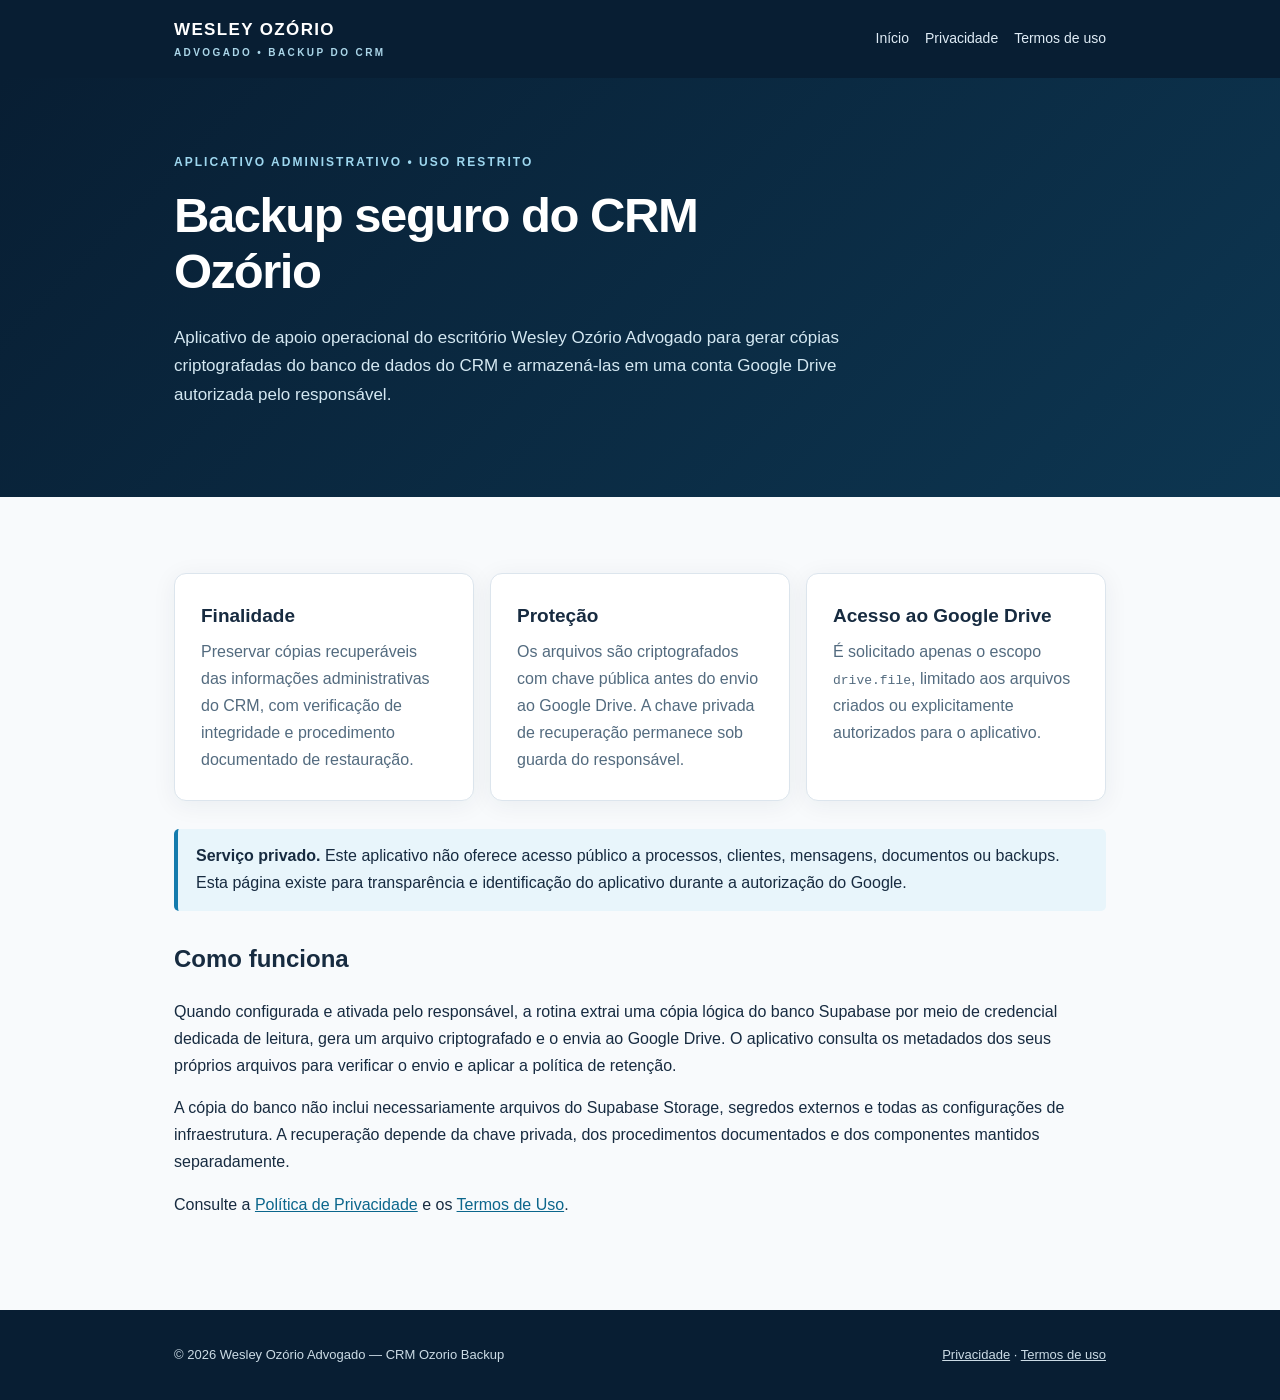
<file: index.html>
<!doctype html><html lang="pt-BR"><head><meta charset="utf-8"><meta name="viewport" content="width=device-width,initial-scale=1"><meta name="robots" content="index,follow"><meta name="description" content="Informações sobre o aplicativo de backup criptografado do CRM Ozório."><title>Apresentação | CRM Ozorio Backup</title><link rel="stylesheet" href="./style.css"></head><body><header><nav><a class="brand" href="./index.html">WESLEY OZÓRIO<small>ADVOGADO • BACKUP DO CRM</small></a><div class="navlinks"><a href="./index.html">Início</a><a href="./privacidade.html">Privacidade</a><a href="./termos.html">Termos de uso</a></div></nav></header><section class="hero"><div class="wrap"><div class="eyebrow">Aplicativo administrativo • uso restrito</div><h1>Backup seguro do CRM Ozório</h1><p>Aplicativo de apoio operacional do escritório Wesley Ozório Advogado para gerar cópias criptografadas do banco de dados do CRM e armazená-las em uma conta Google Drive autorizada pelo responsável.</p></div></section><main class="wrap content"><div class="cards"><section class="card"><h2>Finalidade</h2><p>Preservar cópias recuperáveis das informações administrativas do CRM, com verificação de integridade e procedimento documentado de restauração.</p></section><section class="card"><h2>Proteção</h2><p>Os arquivos são criptografados com chave pública antes do envio ao Google Drive. A chave privada de recuperação permanece sob guarda do responsável.</p></section><section class="card"><h2>Acesso ao Google Drive</h2><p>É solicitado apenas o escopo <code>drive.file</code>, limitado aos arquivos criados ou explicitamente autorizados para o aplicativo.</p></section></div><div class="notice"><strong>Serviço privado.</strong> Este aplicativo não oferece acesso público a processos, clientes, mensagens, documentos ou backups. Esta página existe para transparência e identificação do aplicativo durante a autorização do Google.</div><h2>Como funciona</h2><p>Quando configurada e ativada pelo responsável, a rotina extrai uma cópia lógica do banco Supabase por meio de credencial dedicada de leitura, gera um arquivo criptografado e o envia ao Google Drive. O aplicativo consulta os metadados dos seus próprios arquivos para verificar o envio e aplicar a política de retenção.</p><p>A cópia do banco não inclui necessariamente arquivos do Supabase Storage, segredos externos e todas as configurações de infraestrutura. A recuperação depende da chave privada, dos procedimentos documentados e dos componentes mantidos separadamente.</p><p>Consulte a <a href="./privacidade.html">Política de Privacidade</a> e os <a href="./termos.html">Termos de Uso</a>.</p></main><footer><div class="wrap"><span>© 2026 Wesley Ozório Advogado — CRM Ozorio Backup</span><span><a href="./privacidade.html">Privacidade</a> · <a href="./termos.html">Termos de uso</a></span></div></footer></body></html>
</file>
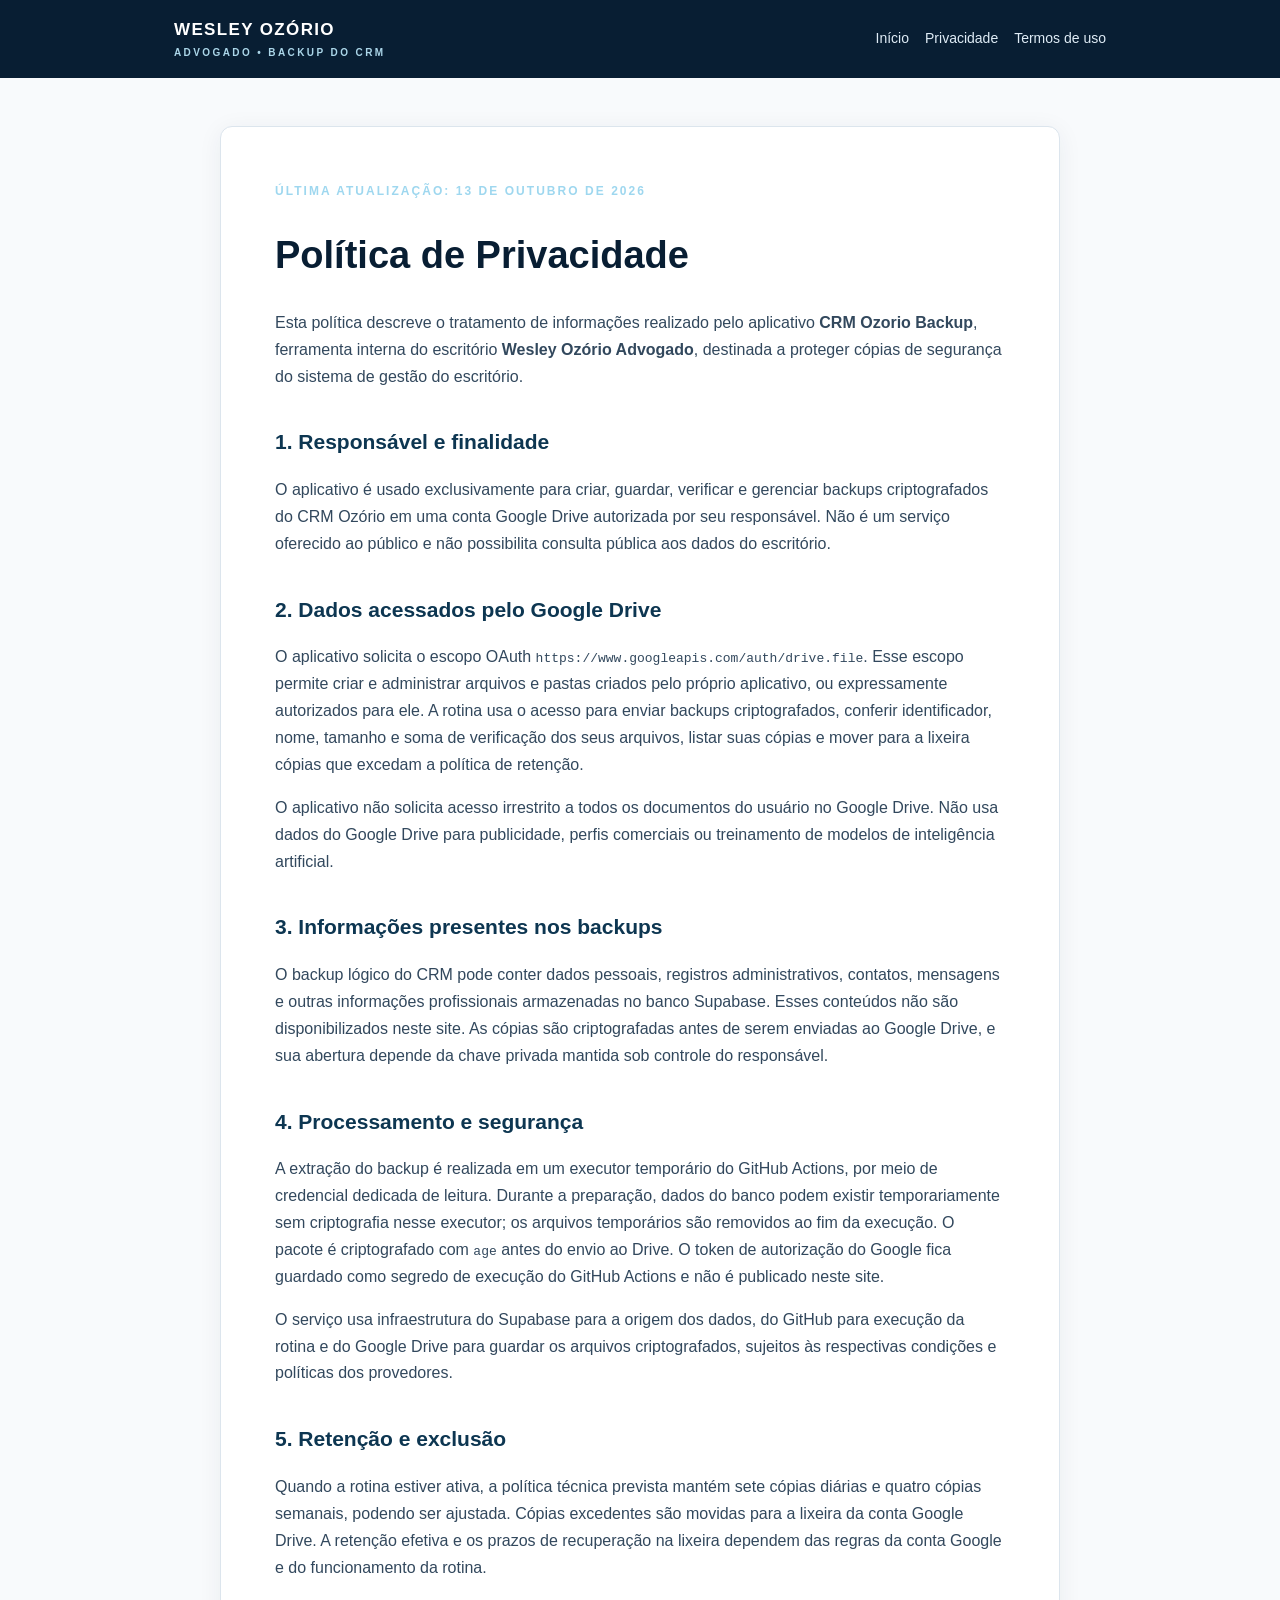
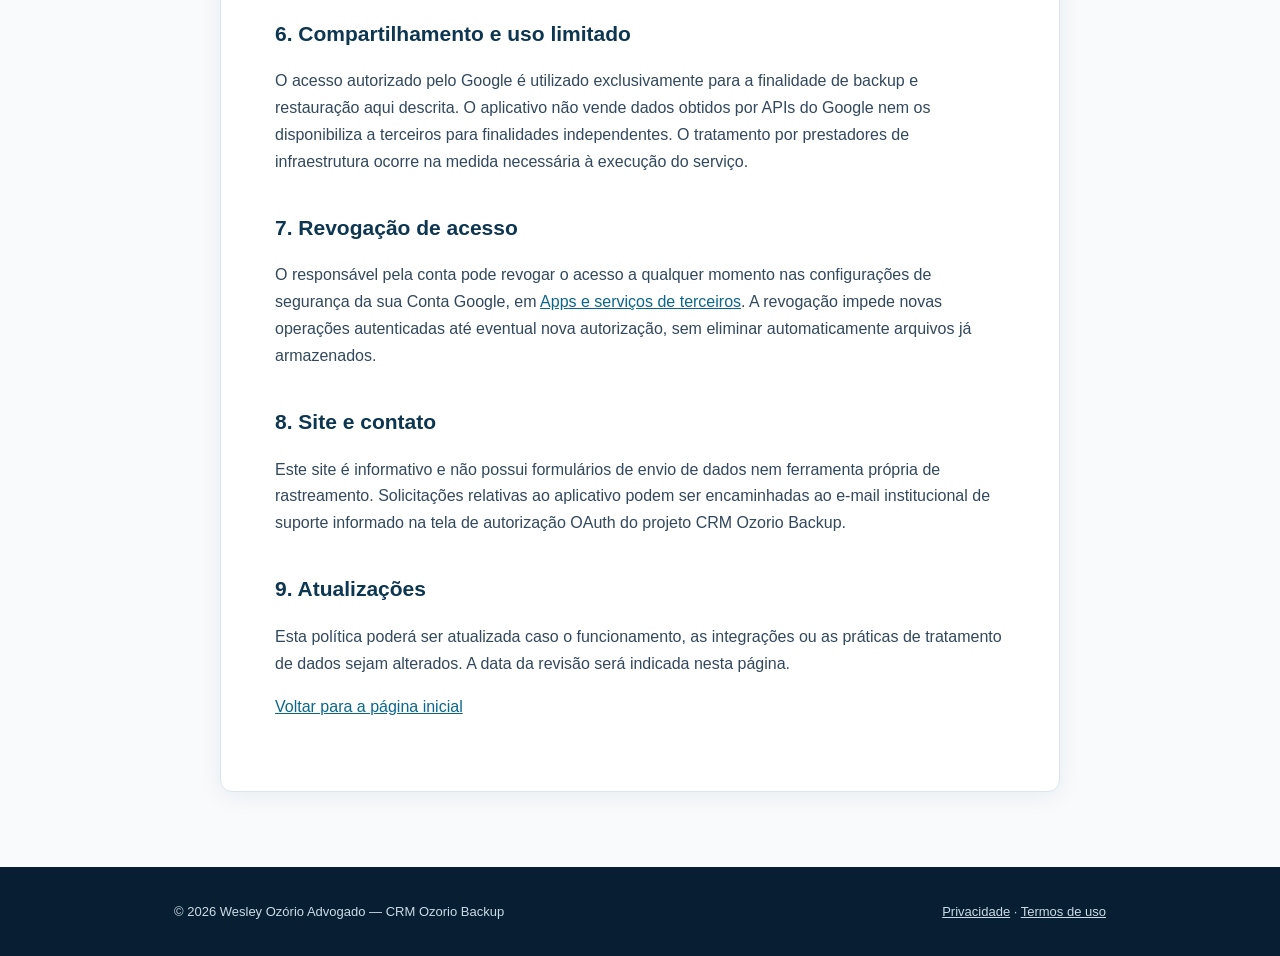
<file: privacidade.html>
<!doctype html><html lang="pt-BR"><head><meta charset="utf-8"><meta name="viewport" content="width=device-width,initial-scale=1"><meta name="robots" content="index,follow"><meta name="description" content="Como o aplicativo CRM Ozorio Backup acessa e utiliza dados do Google Drive."><title>Política de Privacidade | CRM Ozorio Backup</title><link rel="stylesheet" href="./style.css"></head><body><header><nav><a class="brand" href="./index.html">WESLEY OZÓRIO<small>ADVOGADO • BACKUP DO CRM</small></a><div class="navlinks"><a href="./index.html">Início</a><a href="./privacidade.html">Privacidade</a><a href="./termos.html">Termos de uso</a></div></nav></header><main class="wrap content"><article><div class="eyebrow">Última atualização: 13 de outubro de 2026</div><h1>Política de Privacidade</h1><p>Esta política descreve o tratamento de informações realizado pelo aplicativo <strong>CRM Ozorio Backup</strong>, ferramenta interna do escritório <strong>Wesley Ozório Advogado</strong>, destinada a proteger cópias de segurança do sistema de gestão do escritório.</p><h2>1. Responsável e finalidade</h2><p>O aplicativo é usado exclusivamente para criar, guardar, verificar e gerenciar backups criptografados do CRM Ozório em uma conta Google Drive autorizada por seu responsável. Não é um serviço oferecido ao público e não possibilita consulta pública aos dados do escritório.</p><h2>2. Dados acessados pelo Google Drive</h2><p>O aplicativo solicita o escopo OAuth <code>https://www.googleapis.com/auth/drive.file</code>. Esse escopo permite criar e administrar arquivos e pastas criados pelo próprio aplicativo, ou expressamente autorizados para ele. A rotina usa o acesso para enviar backups criptografados, conferir identificador, nome, tamanho e soma de verificação dos seus arquivos, listar suas cópias e mover para a lixeira cópias que excedam a política de retenção.</p><p>O aplicativo não solicita acesso irrestrito a todos os documentos do usuário no Google Drive. Não usa dados do Google Drive para publicidade, perfis comerciais ou treinamento de modelos de inteligência artificial.</p><h2>3. Informações presentes nos backups</h2><p>O backup lógico do CRM pode conter dados pessoais, registros administrativos, contatos, mensagens e outras informações profissionais armazenadas no banco Supabase. Esses conteúdos não são disponibilizados neste site. As cópias são criptografadas antes de serem enviadas ao Google Drive, e sua abertura depende da chave privada mantida sob controle do responsável.</p><h2>4. Processamento e segurança</h2><p>A extração do backup é realizada em um executor temporário do GitHub Actions, por meio de credencial dedicada de leitura. Durante a preparação, dados do banco podem existir temporariamente sem criptografia nesse executor; os arquivos temporários são removidos ao fim da execução. O pacote é criptografado com <code>age</code> antes do envio ao Drive. O token de autorização do Google fica guardado como segredo de execução do GitHub Actions e não é publicado neste site.</p><p>O serviço usa infraestrutura do Supabase para a origem dos dados, do GitHub para execução da rotina e do Google Drive para guardar os arquivos criptografados, sujeitos às respectivas condições e políticas dos provedores.</p><h2>5. Retenção e exclusão</h2><p>Quando a rotina estiver ativa, a política técnica prevista mantém sete cópias diárias e quatro cópias semanais, podendo ser ajustada. Cópias excedentes são movidas para a lixeira da conta Google Drive. A retenção efetiva e os prazos de recuperação na lixeira dependem das regras da conta Google e do funcionamento da rotina.</p><h2>6. Compartilhamento e uso limitado</h2><p>O acesso autorizado pelo Google é utilizado exclusivamente para a finalidade de backup e restauração aqui descrita. O aplicativo não vende dados obtidos por APIs do Google nem os disponibiliza a terceiros para finalidades independentes. O tratamento por prestadores de infraestrutura ocorre na medida necessária à execução do serviço.</p><h2>7. Revogação de acesso</h2><p>O responsável pela conta pode revogar o acesso a qualquer momento nas configurações de segurança da sua Conta Google, em <a href="https://myaccount.google.com/permissions">Apps e serviços de terceiros</a>. A revogação impede novas operações autenticadas até eventual nova autorização, sem eliminar automaticamente arquivos já armazenados.</p><h2>8. Site e contato</h2><p>Este site é informativo e não possui formulários de envio de dados nem ferramenta própria de rastreamento. Solicitações relativas ao aplicativo podem ser encaminhadas ao e-mail institucional de suporte informado na tela de autorização OAuth do projeto CRM Ozorio Backup.</p><h2>9. Atualizações</h2><p>Esta política poderá ser atualizada caso o funcionamento, as integrações ou as práticas de tratamento de dados sejam alterados. A data da revisão será indicada nesta página.</p><p><a href="./index.html">Voltar para a página inicial</a></p></article></main><footer><div class="wrap"><span>© 2026 Wesley Ozório Advogado — CRM Ozorio Backup</span><span><a href="./privacidade.html">Privacidade</a> · <a href="./termos.html">Termos de uso</a></span></div></footer></body></html>
</file>
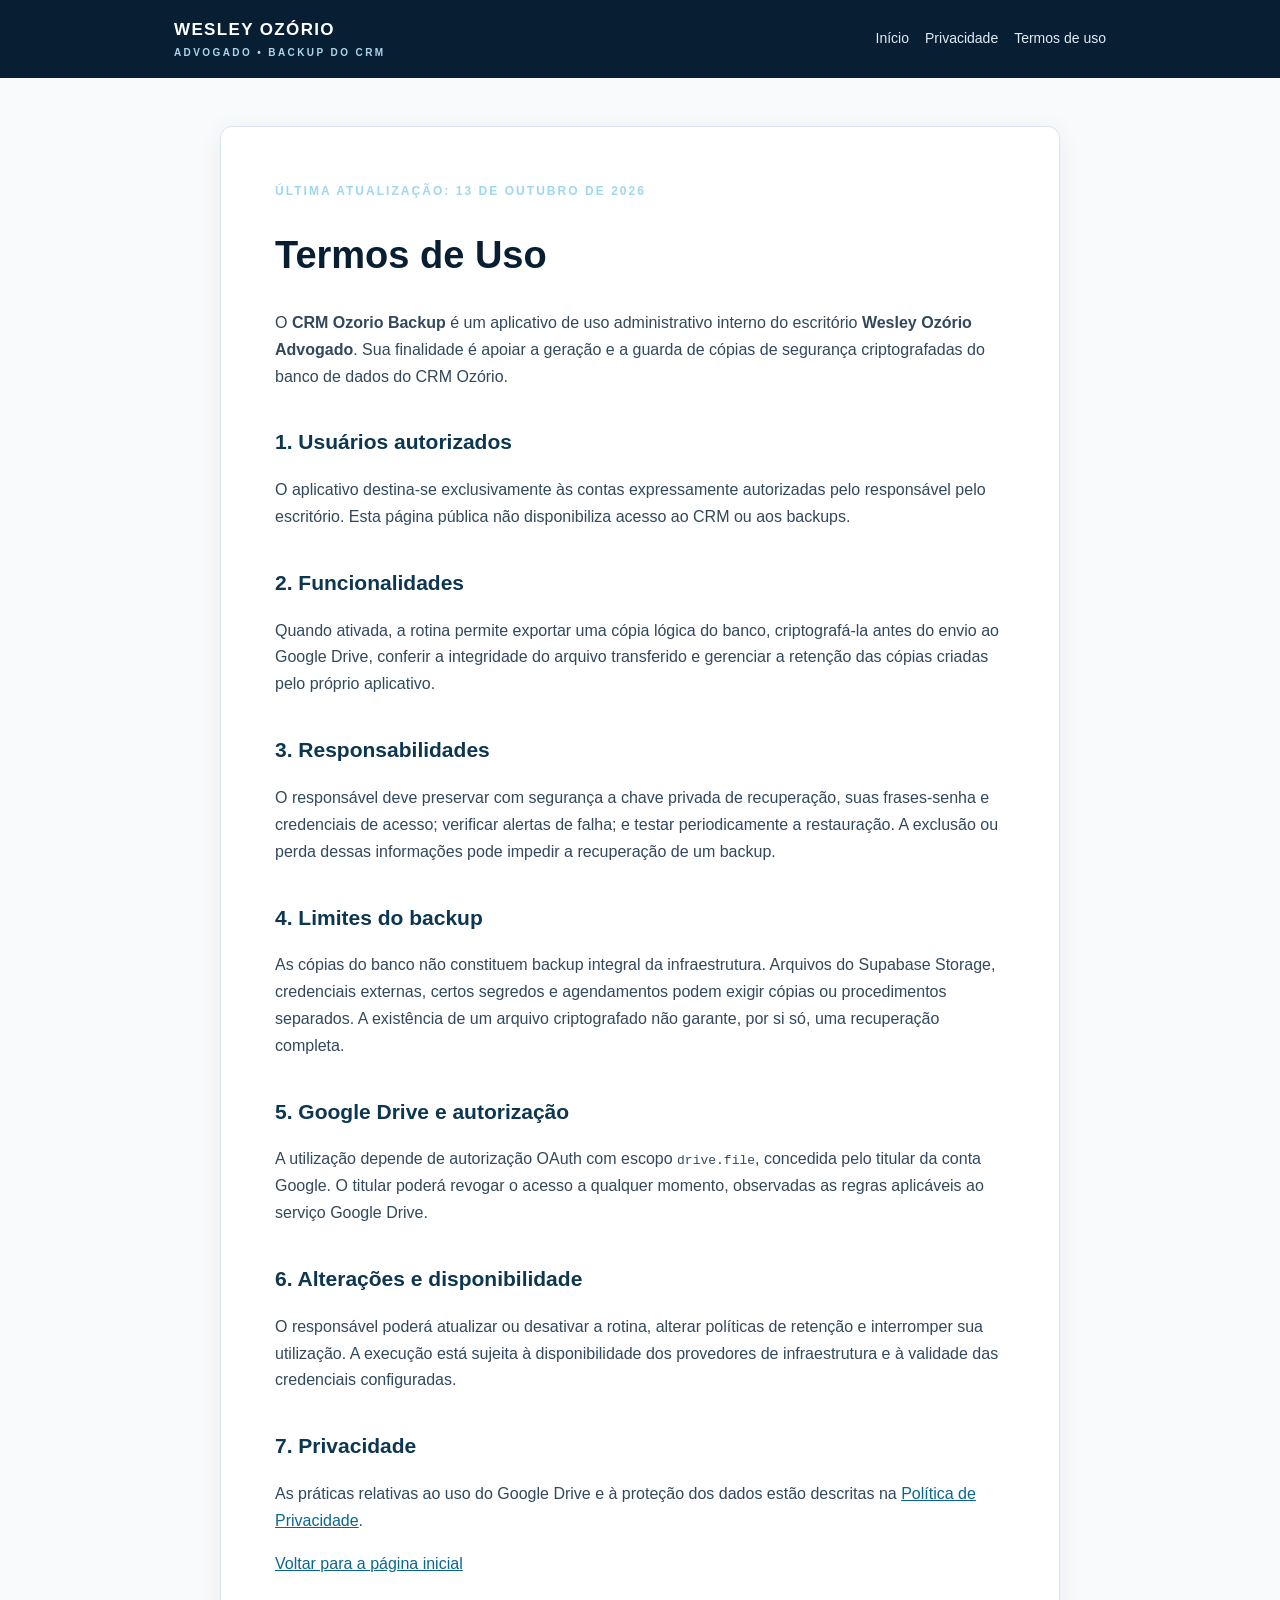
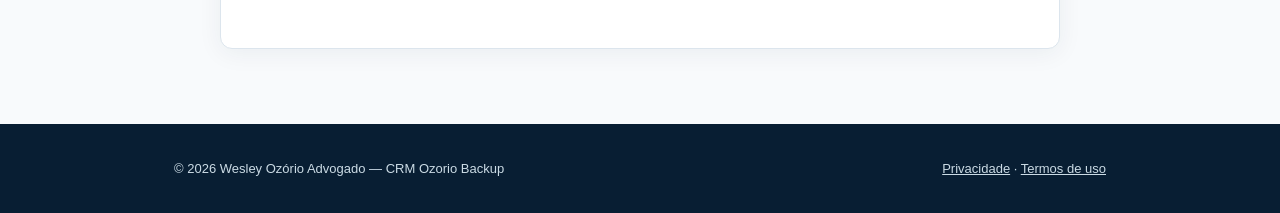
<file: termos.html>
<!doctype html><html lang="pt-BR"><head><meta charset="utf-8"><meta name="viewport" content="width=device-width,initial-scale=1"><meta name="robots" content="index,follow"><meta name="description" content="Condições de utilização do aplicativo privado de backup CRM Ozorio Backup."><title>Termos de Uso | CRM Ozorio Backup</title><link rel="stylesheet" href="./style.css"></head><body><header><nav><a class="brand" href="./index.html">WESLEY OZÓRIO<small>ADVOGADO • BACKUP DO CRM</small></a><div class="navlinks"><a href="./index.html">Início</a><a href="./privacidade.html">Privacidade</a><a href="./termos.html">Termos de uso</a></div></nav></header><main class="wrap content"><article><div class="eyebrow">Última atualização: 13 de outubro de 2026</div><h1>Termos de Uso</h1><p>O <strong>CRM Ozorio Backup</strong> é um aplicativo de uso administrativo interno do escritório <strong>Wesley Ozório Advogado</strong>. Sua finalidade é apoiar a geração e a guarda de cópias de segurança criptografadas do banco de dados do CRM Ozório.</p><h2>1. Usuários autorizados</h2><p>O aplicativo destina-se exclusivamente às contas expressamente autorizadas pelo responsável pelo escritório. Esta página pública não disponibiliza acesso ao CRM ou aos backups.</p><h2>2. Funcionalidades</h2><p>Quando ativada, a rotina permite exportar uma cópia lógica do banco, criptografá-la antes do envio ao Google Drive, conferir a integridade do arquivo transferido e gerenciar a retenção das cópias criadas pelo próprio aplicativo.</p><h2>3. Responsabilidades</h2><p>O responsável deve preservar com segurança a chave privada de recuperação, suas frases-senha e credenciais de acesso; verificar alertas de falha; e testar periodicamente a restauração. A exclusão ou perda dessas informações pode impedir a recuperação de um backup.</p><h2>4. Limites do backup</h2><p>As cópias do banco não constituem backup integral da infraestrutura. Arquivos do Supabase Storage, credenciais externas, certos segredos e agendamentos podem exigir cópias ou procedimentos separados. A existência de um arquivo criptografado não garante, por si só, uma recuperação completa.</p><h2>5. Google Drive e autorização</h2><p>A utilização depende de autorização OAuth com escopo <code>drive.file</code>, concedida pelo titular da conta Google. O titular poderá revogar o acesso a qualquer momento, observadas as regras aplicáveis ao serviço Google Drive.</p><h2>6. Alterações e disponibilidade</h2><p>O responsável poderá atualizar ou desativar a rotina, alterar políticas de retenção e interromper sua utilização. A execução está sujeita à disponibilidade dos provedores de infraestrutura e à validade das credenciais configuradas.</p><h2>7. Privacidade</h2><p>As práticas relativas ao uso do Google Drive e à proteção dos dados estão descritas na <a href="./privacidade.html">Política de Privacidade</a>.</p><p><a href="./index.html">Voltar para a página inicial</a></p></article></main><footer><div class="wrap"><span>© 2026 Wesley Ozório Advogado — CRM Ozorio Backup</span><span><a href="./privacidade.html">Privacidade</a> · <a href="./termos.html">Termos de uso</a></span></div></footer></body></html>
</file>
<file: style.css>
:root{color-scheme:light;--navy:#081e33;--mid:#0d3651;--blue:#147bad;--sky:#e8f5fb;--ink:#172b40;--muted:#536b7f;--border:#dce5ed;--white:#fff}*{box-sizing:border-box}html{font-family:Inter,Segoe UI,Arial,sans-serif;scroll-behavior:smooth}body{margin:0;color:var(--ink);background:#f8fafc;line-height:1.68}a{color:#0b668c}a:hover{text-decoration-thickness:2px}header{background:var(--navy);color:white}nav,.wrap{max-width:980px;margin:auto;padding:0 24px}nav{display:flex;flex-wrap:wrap;justify-content:space-between;align-items:center;gap:12px;min-height:78px}.brand{color:white;text-decoration:none;font-size:17px;letter-spacing:.08em;font-weight:600}.brand small{display:block;color:#abd6e9;font-size:10px;letter-spacing:.24em}.navlinks{display:flex;flex-wrap:wrap;gap:16px}.navlinks a{color:#dfecf6;text-decoration:none;font-size:14px}.navlinks a:hover{text-decoration:underline}.hero{background:linear-gradient(135deg,var(--navy),var(--mid));color:white;padding:74px 0 70px}.eyebrow{font-size:12px;letter-spacing:.17em;text-transform:uppercase;color:#9ed7ef;font-weight:700}.hero h1{font-size:clamp(30px,5vw,49px);line-height:1.14;letter-spacing:-.03em;margin:16px 0 24px;max-width:680px}.hero p{max-width:730px;color:#d4e8f2;font-size:17px}.hero a{color:white}.content{padding-top:48px;padding-bottom:75px}.cards{display:grid;grid-template-columns:repeat(auto-fit,minmax(250px,1fr));gap:16px;margin:28px 0}.card,article{background:white;border:1px solid var(--border);border-radius:12px;padding:26px;box-shadow:0 4px 24px #152b4210}.card h2{font-size:19px;margin:0 0 8px}.card p{margin:0;color:var(--muted)}article{max-width:840px;margin:auto;padding:clamp(24px,5vw,54px)}article h1{font-size:clamp(28px,4vw,38px);line-height:1.2;color:var(--navy)}article h2{font-size:21px;color:var(--mid);margin-top:34px}article p,article li{color:#32485d}article ul{padding-left:20px}.notice{background:var(--sky);border-left:4px solid var(--blue);padding:14px 18px;border-radius:5px;margin:28px 0}footer{background:var(--navy);color:#cbdbe5;padding:34px 0;font-size:13px}footer a{color:#cbdbe5}footer .wrap{display:flex;justify-content:space-between;flex-wrap:wrap;gap:16px}@media(max-width:560px){.hero{padding:50px 0}.navlinks{gap:10px}nav{padding-top:16px;padding-bottom:16px}}
</file>
